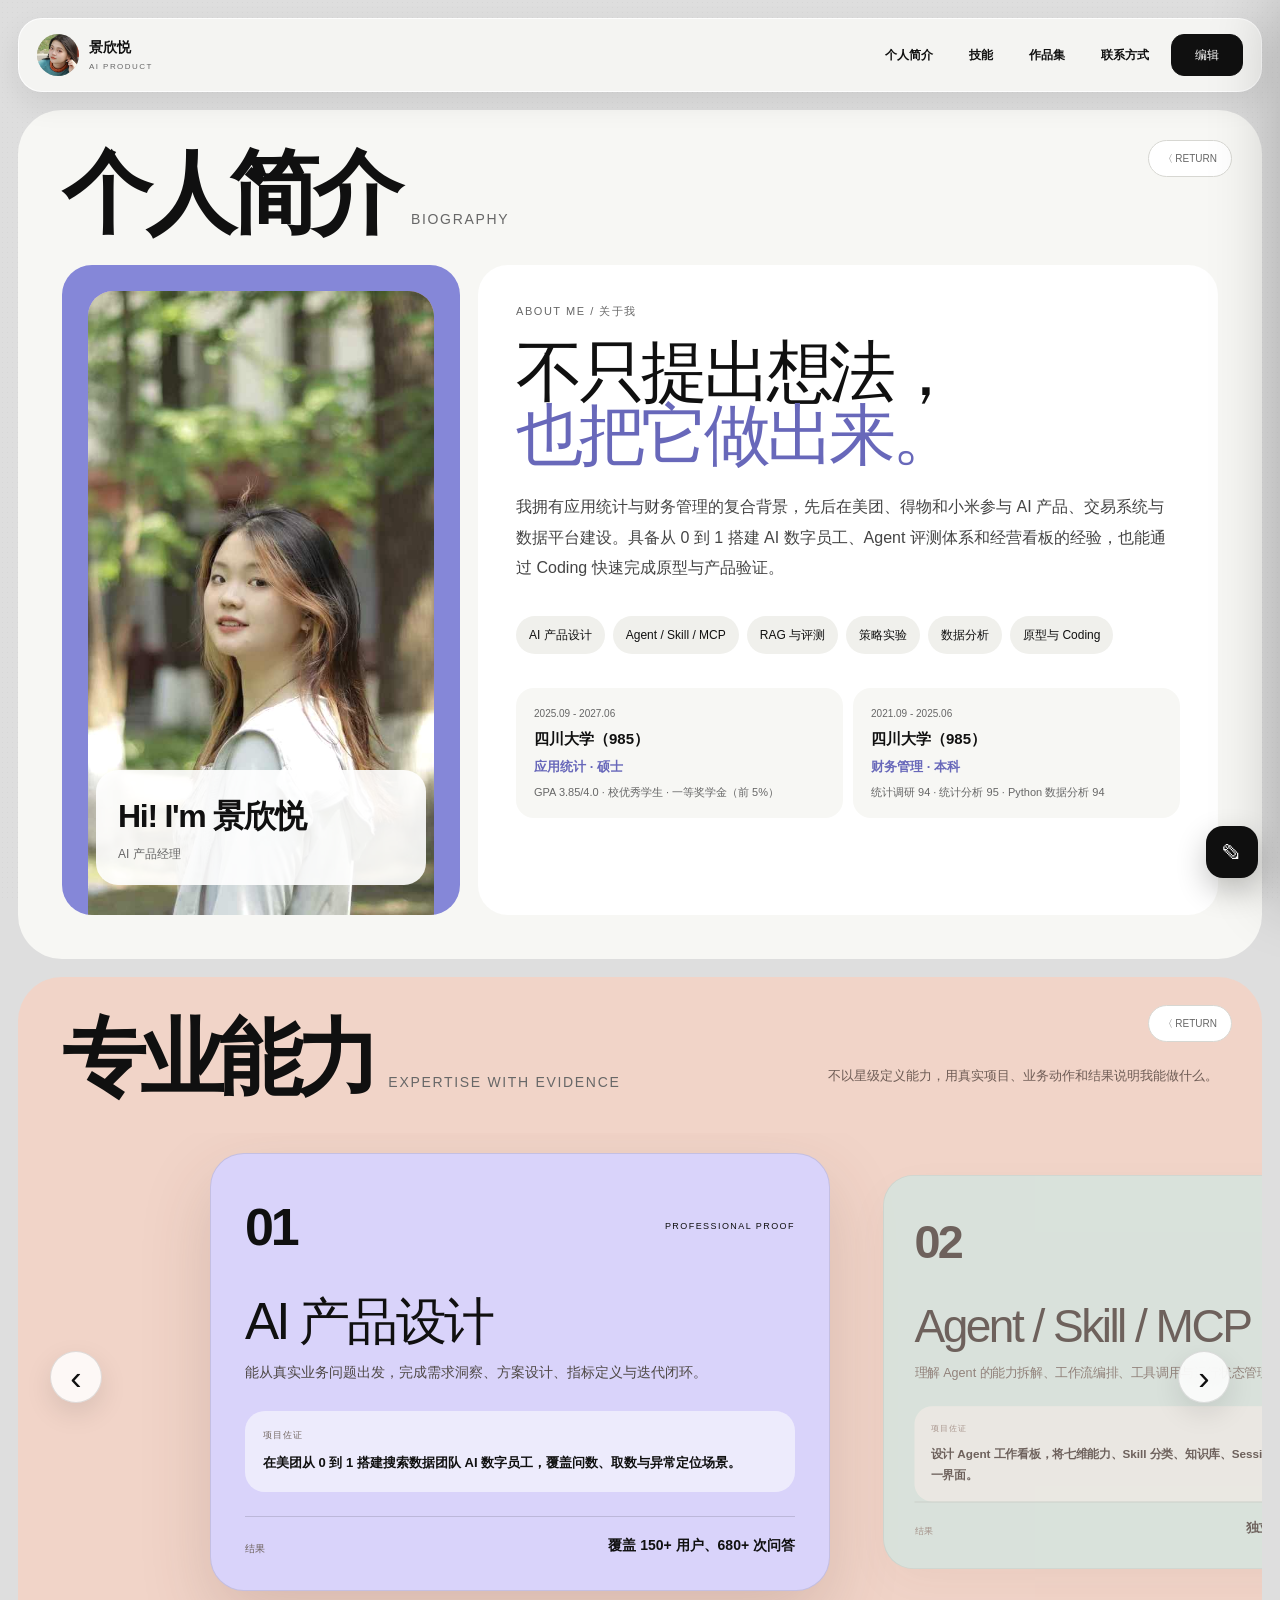
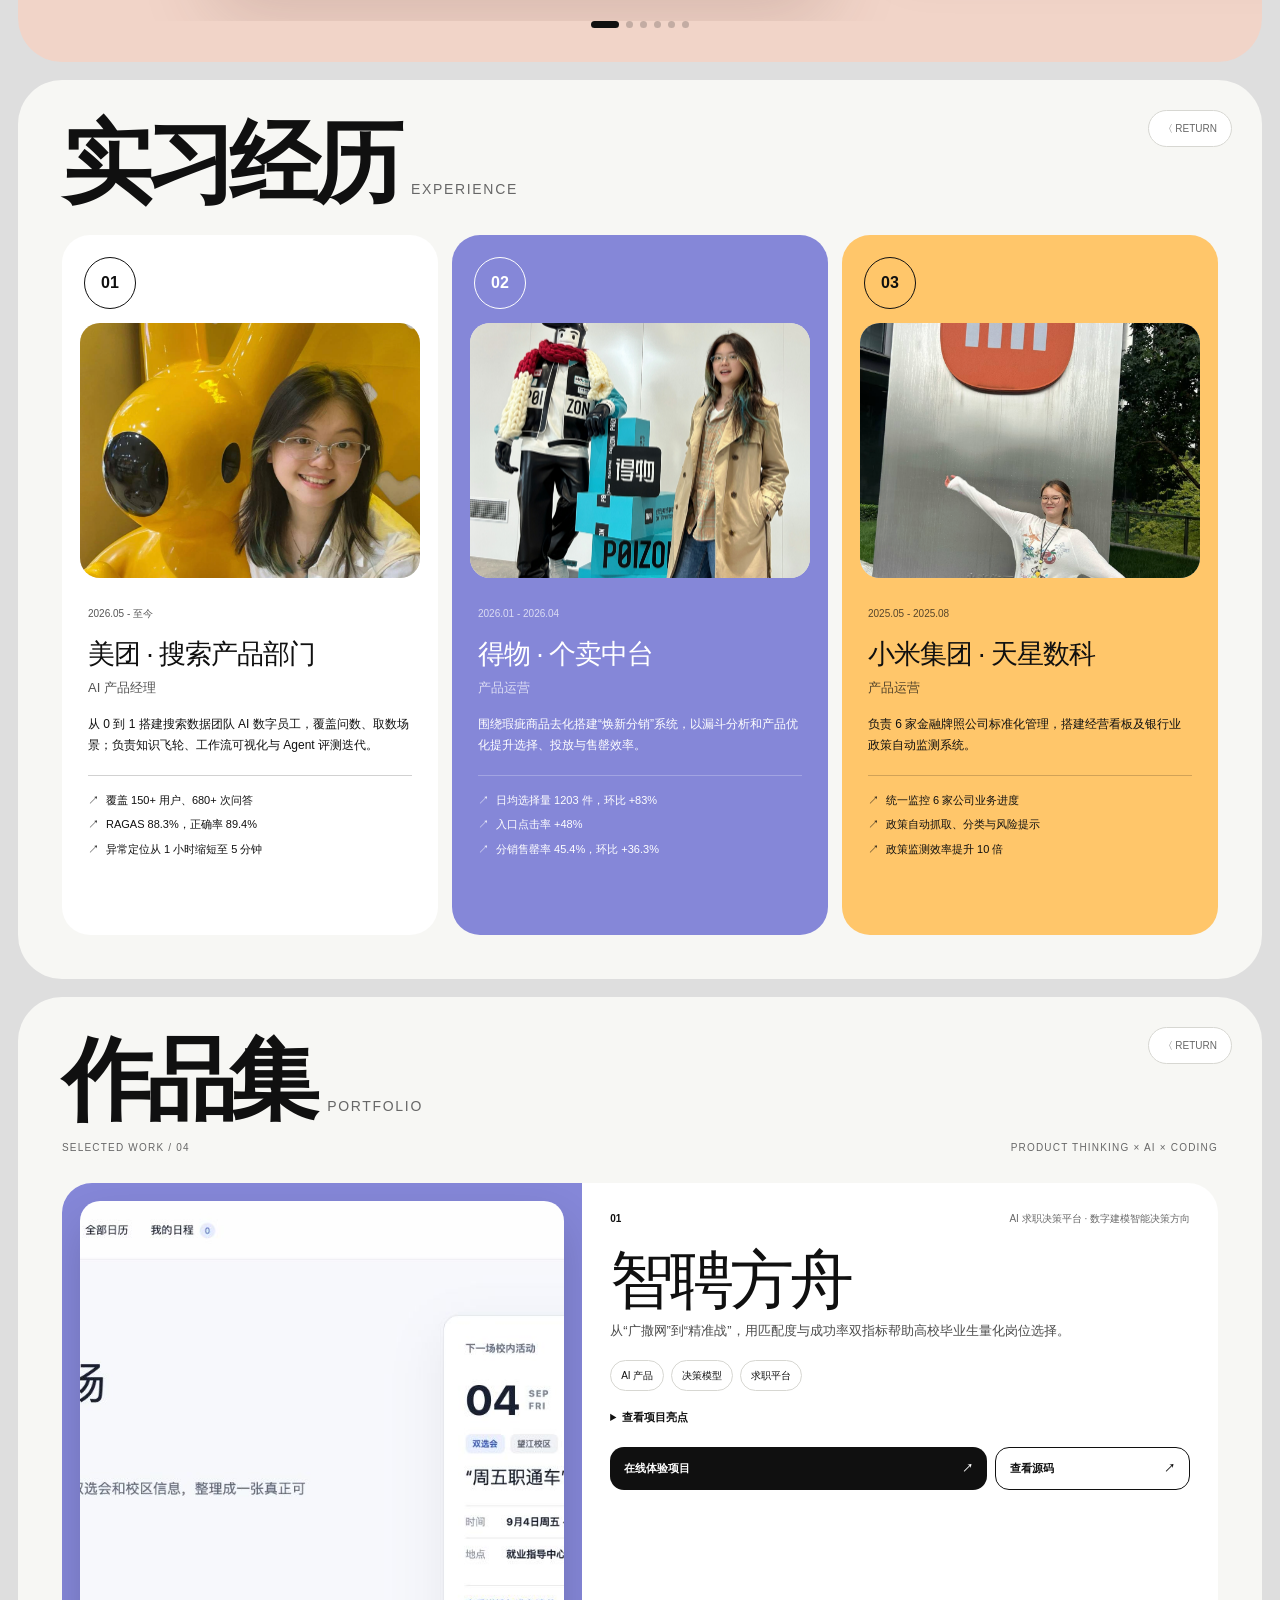
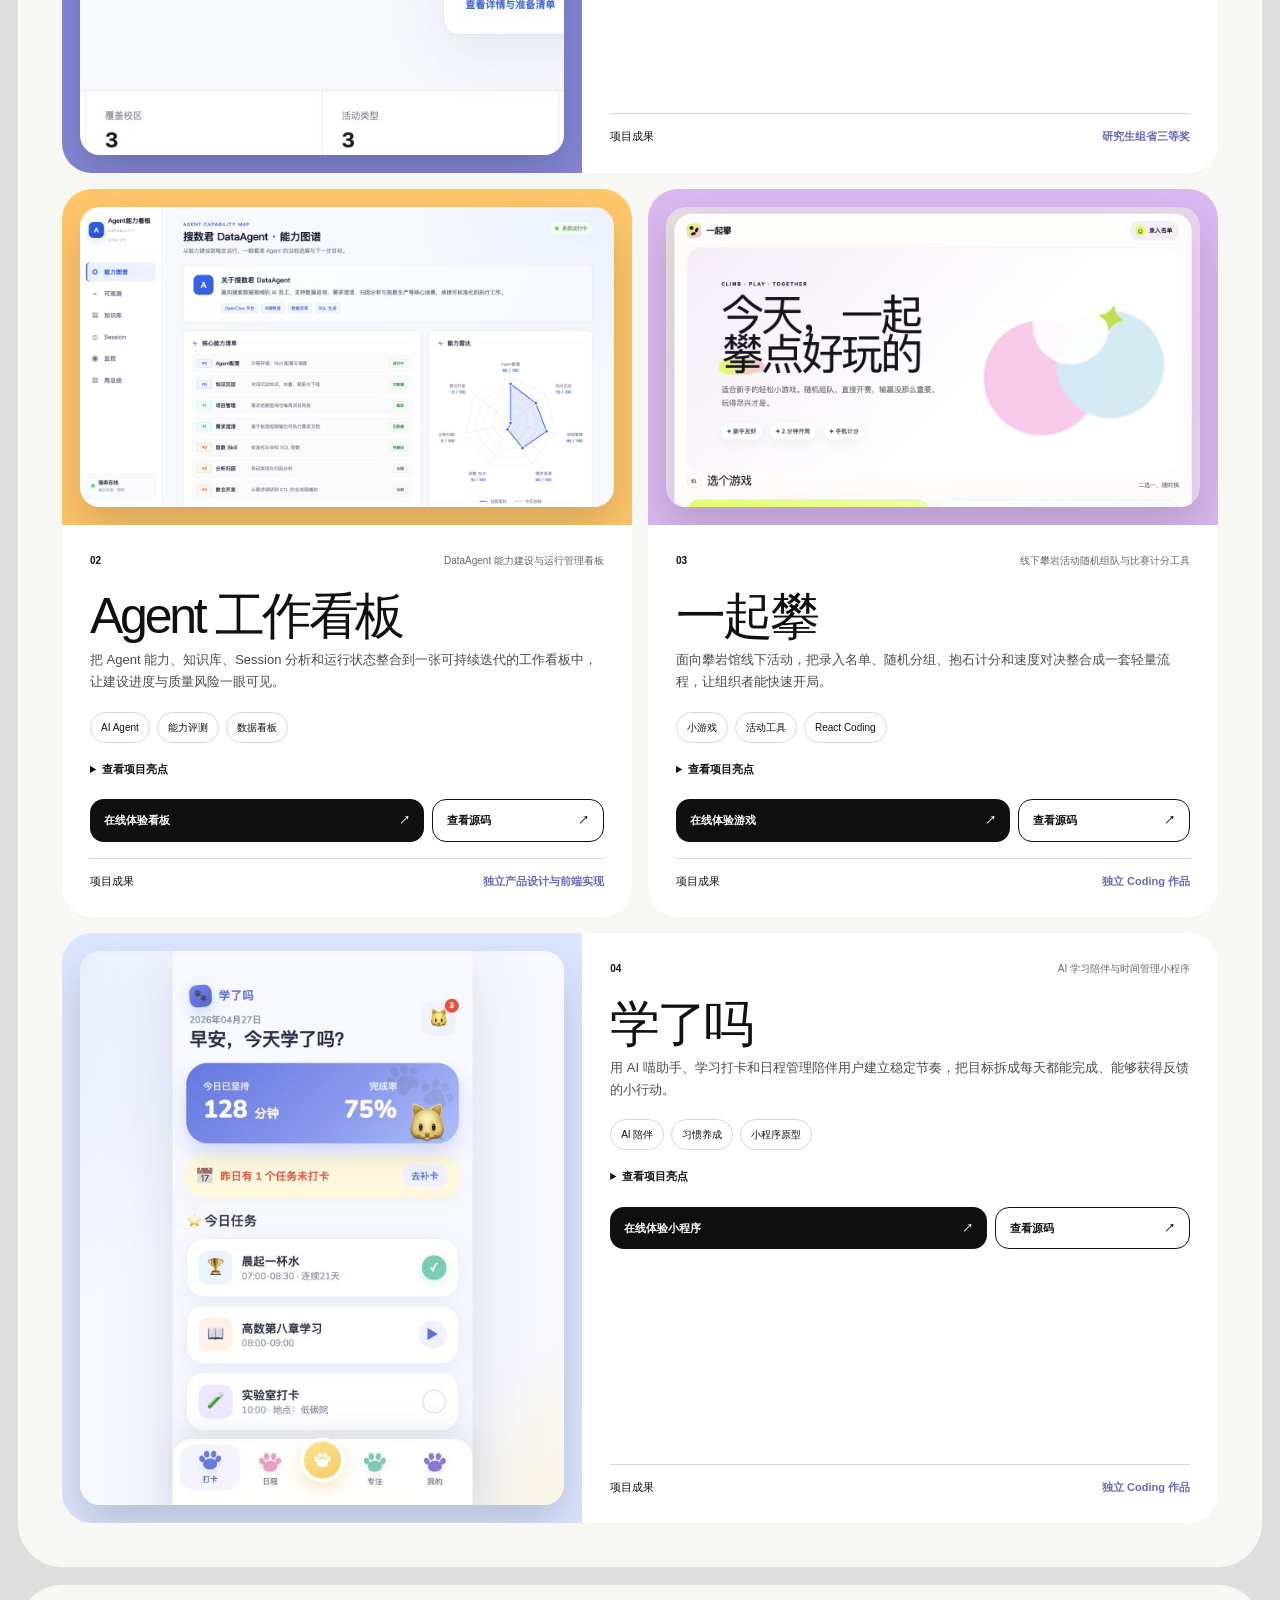
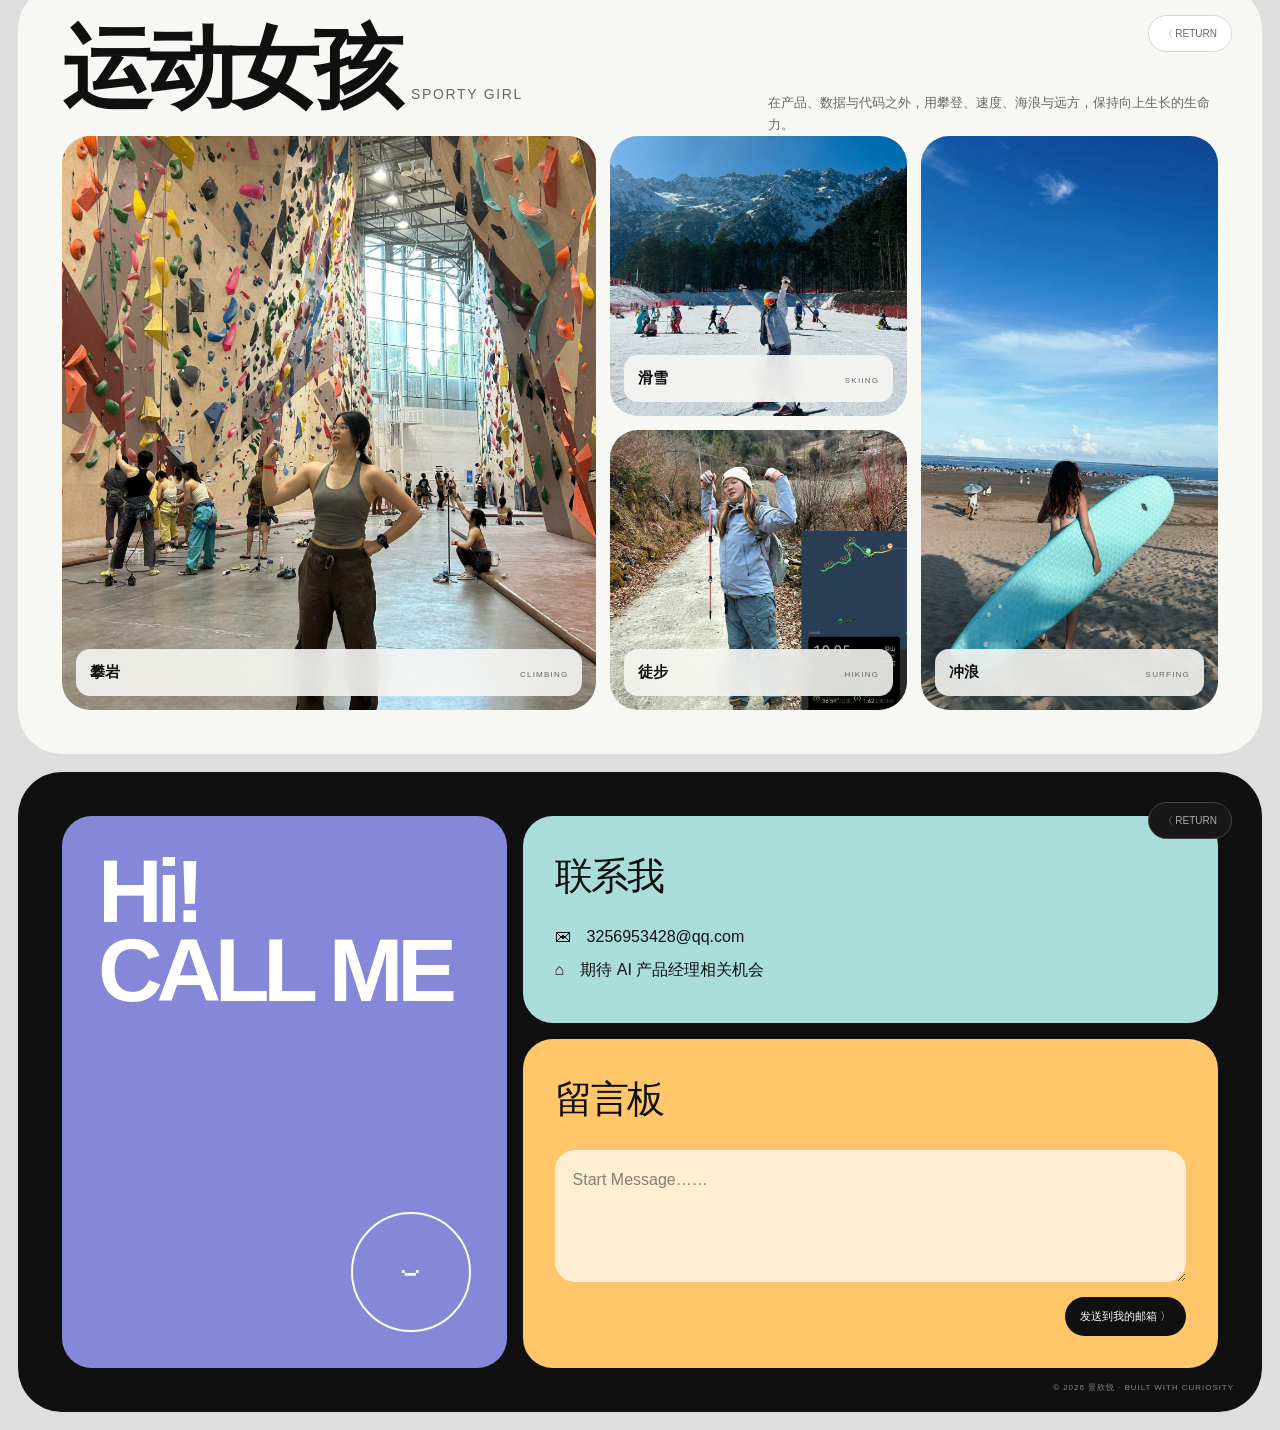
<file: index.html>
<!doctype html>
<html lang="zh-CN">
  <head>
    <meta charset="UTF-8" />
    <meta name="viewport" content="width=device-width, initial-scale=1.0" />
    <meta name="description" content="景欣悦的 AI 产品经理作品集，聚焦 AI Agent、RAG、数据决策与产品落地。" />
    <meta property="og:title" content="景欣悦｜AI 产品经理作品集" />
    <meta property="og:description" content="四川大学应用统计硕士，聚焦 AI Agent、RAG、数据决策与产品落地。" />
    <meta property="og:image" content="./og-blue.png" />
    <link rel="icon" href="./favicon.svg" />
    <title>景欣悦｜AI 产品经理作品集</title>
    <script type="module" crossorigin src="./assets/index-DvtTWdWV.js"></script>
    <link rel="stylesheet" crossorigin href="./assets/index-n8edoN6M.css">
  </head>
  <body>
    <div id="root"></div>
  </body>
</html>
</file>
<file: assets/index-n8edoN6M.css>
/*! tailwindcss v4.2.1 | MIT License | https://tailwindcss.com */
@layer theme{:root,:host{--font-sans:ui-sans-serif, system-ui, sans-serif, "Apple Color Emoji", "Segoe UI Emoji", "Segoe UI Symbol", "Noto Color Emoji";--font-mono:ui-monospace, SFMono-Regular, Menlo, Monaco, Consolas, "Liberation Mono", "Courier New", monospace;--spacing:.25rem;--default-font-family:var(--font-sans);--default-mono-font-family:var(--font-mono)}}@layer base{*,:after,:before,::backdrop{box-sizing:border-box;border:0 solid;margin:0;padding:0}::file-selector-button{box-sizing:border-box;border:0 solid;margin:0;padding:0}html,:host{-webkit-text-size-adjust:100%;tab-size:4;line-height:1.5;font-family:var(--default-font-family,ui-sans-serif, system-ui, sans-serif, "Apple Color Emoji", "Segoe UI Emoji", "Segoe UI Symbol", "Noto Color Emoji");font-feature-settings:var(--default-font-feature-settings,normal);font-variation-settings:var(--default-font-variation-settings,normal);-webkit-tap-highlight-color:transparent}hr{height:0;color:inherit;border-top-width:1px}abbr:where([title]){-webkit-text-decoration:underline dotted;text-decoration:underline dotted}h1,h2,h3,h4,h5,h6{font-size:inherit;font-weight:inherit}a{color:inherit;-webkit-text-decoration:inherit;-webkit-text-decoration:inherit;-webkit-text-decoration:inherit;-webkit-text-decoration:inherit;text-decoration:inherit}b,strong{font-weight:bolder}code,kbd,samp,pre{font-family:var(--default-mono-font-family,ui-monospace, SFMono-Regular, Menlo, Monaco, Consolas, "Liberation Mono", "Courier New", monospace);font-feature-settings:var(--default-mono-font-feature-settings,normal);font-variation-settings:var(--default-mono-font-variation-settings,normal);font-size:1em}small{font-size:80%}sub,sup{vertical-align:baseline;font-size:75%;line-height:0;position:relative}sub{bottom:-.25em}sup{top:-.5em}table{text-indent:0;border-color:inherit;border-collapse:collapse}:-moz-focusring{outline:auto}progress{vertical-align:baseline}summary{display:list-item}ol,ul,menu{list-style:none}img,svg,video,canvas,audio,iframe,embed,object{vertical-align:middle;display:block}img,video{max-width:100%;height:auto}button,input,select,optgroup,textarea{font:inherit;font-feature-settings:inherit;font-variation-settings:inherit;letter-spacing:inherit;color:inherit;opacity:1;background-color:#0000;border-radius:0}::file-selector-button{font:inherit;font-feature-settings:inherit;font-variation-settings:inherit;letter-spacing:inherit;color:inherit;opacity:1;background-color:#0000;border-radius:0}:where(select:is([multiple],[size])) optgroup{font-weight:bolder}:where(select:is([multiple],[size])) optgroup option{padding-inline-start:20px}::file-selector-button{margin-inline-end:4px}::placeholder{opacity:1}@supports (not ((-webkit-appearance:-apple-pay-button))) or (contain-intrinsic-size:1px){::placeholder{color:currentColor}@supports (color:color-mix(in lab, red, red)){::placeholder{color:color-mix(in oklab, currentcolor 50%, transparent)}}}textarea{resize:vertical}::-webkit-search-decoration{-webkit-appearance:none}::-webkit-date-and-time-value{min-height:1lh;text-align:inherit}::-webkit-datetime-edit{display:inline-flex}::-webkit-datetime-edit-fields-wrapper{padding:0}::-webkit-datetime-edit{padding-block:0}::-webkit-datetime-edit-year-field{padding-block:0}::-webkit-datetime-edit-month-field{padding-block:0}::-webkit-datetime-edit-day-field{padding-block:0}::-webkit-datetime-edit-hour-field{padding-block:0}::-webkit-datetime-edit-minute-field{padding-block:0}::-webkit-datetime-edit-second-field{padding-block:0}::-webkit-datetime-edit-millisecond-field{padding-block:0}::-webkit-datetime-edit-meridiem-field{padding-block:0}::-webkit-calendar-picker-indicator{line-height:1}:-moz-ui-invalid{box-shadow:none}button,input:where([type=button],[type=reset],[type=submit]){appearance:button}::file-selector-button{appearance:button}::-webkit-inner-spin-button{height:auto}::-webkit-outer-spin-button{height:auto}[hidden]:where(:not([hidden=until-found])){display:none!important}}@layer components;@layer utilities{.relative{position:relative}.start{inset-inline-start:var(--spacing)}.hidden{display:none}.table{display:table}.antialiased{-webkit-font-smoothing:antialiased;-moz-osx-font-smoothing:grayscale}}:root{--canvas:#dedede;--paper:#f7f7f4;--ink:#101010;--muted:#676767;--line:#d7d7d2;--purple:#8587d8;--purple-dark:#6868ba;--lilac:#d9b9f0;--aqua:#a9dddb;--yellow:#ffc66a;--blue:#416fce;--red:#f26c61}*{box-sizing:border-box}html{scroll-behavior:smooth}body{background:var(--canvas);color:var(--ink);margin:0;font-family:Arial,PingFang SC,Microsoft YaHei,sans-serif}body:before{content:"";pointer-events:none;opacity:.32;background-image:radial-gradient(#00000017 .65px,#0000 .65px);background-size:5px 5px;position:fixed;inset:0}a{color:inherit;text-decoration:none}button,input,textarea{font:inherit}button,a{-webkit-tap-highlight-color:transparent}.nav{z-index:10;-webkit-backdrop-filter:blur(18px);backdrop-filter:blur(18px);background:#f7f7f4e6;border:1px solid #fffc;border-radius:24px;justify-content:space-between;align-items:center;width:min(1480px,100% - 36px);min-height:74px;margin:18px auto 0;padding:12px 18px;display:flex;position:sticky;top:14px;box-shadow:0 12px 30px #00000014}.brand{align-items:center;gap:10px;display:flex}.brandMark{background:#d8ddd2;border-radius:50%;width:42px;height:42px;font-style:normal;display:block;overflow:hidden;box-shadow:inset 0 0 0 1px #00000014}.brandMark img{object-fit:cover;object-position:50% 23%;width:100%;height:100%;display:block;transform:scale(1.13)}.brandCopy{flex-direction:column;display:flex}.brandCopy b{font-size:14px}.brandCopy small{letter-spacing:.18em;color:var(--muted);margin-top:3px;font-size:8px}.navLinks{align-items:center;gap:8px;display:flex}.navLinks a,.edit{cursor:pointer;background:0 0;border:1px solid #0000;border-radius:13px;flex-direction:column;justify-content:center;min-height:42px;padding:8px 13px;display:flex}.navLinks a b{font-size:12px;font-weight:600}.navLinks a small{display:none}.navLinks a:hover{border-color:var(--line);background:#fff}.edit{color:#fff;background:var(--ink);border-color:var(--ink);align-items:center;min-width:72px;font-size:12px}.hero,.about,.skills,.experience,.work,.life,footer{background:var(--paper);border-radius:44px;width:min(1480px,100% - 36px);margin:18px auto;position:relative;overflow:hidden}.about,.skills,.experience,.work,.life,footer{scroll-margin-top:108px}.hero{grid-template-rows:auto 1fr auto;grid-template-columns:minmax(270px,.82fr) minmax(0,1.55fr) 220px;gap:18px;min-height:820px;padding:42px;display:grid}.doodleLine{display:none}.eyebrow{letter-spacing:.14em;text-transform:uppercase;margin:0;font-size:11px}.hero>.eyebrow{background:#fff;border-radius:999px;grid-area:1/1;align-self:start;width:max-content;padding:13px 16px}.welcome{letter-spacing:-.075em;text-align:right;grid-area:1/2/auto/4;align-self:start;margin:-16px 0 0;font-size:clamp(78px,10vw,166px);font-weight:900;line-height:.82}.heroApple{background:var(--red);border-radius:50%;width:.55em;height:.55em;margin:0 .04em .02em;display:inline-block;position:relative}.heroApple:after{content:"";background:#40794e;border-radius:100% 0;width:.18em;height:.1em;position:absolute;top:-.06em;right:.08em;transform:rotate(-25deg)}.heroStage{grid-area:2/1/auto/4;grid-template-columns:minmax(270px,.82fr) minmax(0,1.55fr) 220px;gap:18px;min-height:560px;display:grid}.heroCopy{background:var(--purple);color:#fff;border-radius:30px;flex-direction:column;grid-column:1;justify-content:flex-end;padding:34px;display:flex}.heroCopy:before{content:"AI";border:2px solid #ffffffbf;border-radius:50%;place-items:center;width:94px;height:94px;margin-bottom:auto;font-size:32px;font-weight:800;display:grid}.heroCopy p{letter-spacing:-.045em;margin:0 0 12px;font-size:clamp(28px,3.3vw,52px);line-height:1.04}.heroCopy small{opacity:.72;max-width:260px;font-size:11px;line-height:1.6}.speech{background:#fff;border-radius:30px;grid-column:2;align-self:stretch;padding:28px;font-size:0;position:relative;overflow:hidden}.speech:before{content:"";background:var(--lilac);border-radius:24px;position:absolute;inset:22px}.speech:after{content:"";filter:saturate(.9);background:url(./profile-CX_iEvuK.jpg) 50% 42%/cover no-repeat;border-radius:46% 46% 18px 18px;position:absolute;inset:40px 12% 0;box-shadow:inset 0 0 0 10px #ffffffeb}.speech i{display:none}.appleBuddy{background:var(--aqua);color:var(--ink);border-radius:30px;flex-direction:column;grid-column:3;justify-content:flex-end;align-items:flex-start;padding:24px;font-size:58px;font-weight:900;display:flex;position:relative}.appleBuddy>strong{letter-spacing:-.08em;font-size:78px;line-height:1;position:absolute;top:27px;left:25px}.appleBuddy>small{font-size:13px;font-weight:500;position:absolute;top:108px;left:28px}.appleBuddy span{font-size:18px}.appleBuddy b{font-size:20px;font-weight:400}.appleBuddy .leaf,.appleBuddy .shine{display:none}.heroBottom{background:var(--ink);color:#fff;border-radius:25px;grid-area:3/1/auto/4;grid-template-columns:1fr auto;align-items:center;gap:20px;padding:22px 26px;display:grid}.heroBottom p{max-width:960px;margin:0;font-size:14px;line-height:1.7}.continue{color:var(--ink);background:var(--yellow);border-radius:999px;padding:12px 17px;font-size:12px;font-weight:700}.slideTitle{align-items:baseline;gap:14px;margin:0 0 32px;display:flex}.slideTitle b{letter-spacing:-.07em;font-size:clamp(54px,7vw,112px);line-height:.88}.slideTitle span{color:var(--muted);text-transform:uppercase;letter-spacing:.12em;font-size:14px}.slideTitle.left{margin-bottom:28px}.returnLink{border:1px solid var(--line);color:var(--muted);text-transform:uppercase;background:#fff;border-radius:999px;padding:10px 14px;font-size:10px;position:absolute;top:30px;right:30px}.about{padding:44px}.aboutGrid{grid-template-columns:minmax(300px,.78fr) minmax(0,1.45fr);gap:18px;display:grid}.profileIllustration{background:var(--purple);border-radius:30px;min-height:650px;position:relative;overflow:hidden}.portraitFrame{background:var(--lilac);border:0;border-radius:25px 25px 0 0;padding:0;position:absolute;inset:26px 26px 0;overflow:hidden}.portraitFrame img{object-fit:cover;object-position:55% 50%;filter:saturate(.82)contrast(1.03);width:100%;height:100%;display:block}.portraitApple{display:none}.profileBubble{z-index:2;letter-spacing:-.04em;background:#ffffffe6;border-radius:22px;padding:22px;font-size:32px;font-weight:800;position:absolute;bottom:30px;left:34px;right:34px}.profileBubble small{color:var(--muted);letter-spacing:0;margin-top:5px;font-size:12px;font-weight:500;display:block}.aboutCard{background:#fff;border-radius:30px;padding:38px}.aboutCard .eyebrow{color:var(--muted)}.aboutCard h2{letter-spacing:-.065em;margin:22px 0 26px;font-size:clamp(44px,5.2vw,82px);line-height:.94}.aboutCard h2 span{color:var(--purple-dark)}.aboutCard>p:last-of-type{color:#444;max-width:850px;font-size:16px;line-height:1.9}.capabilities{flex-wrap:wrap;gap:8px;margin-top:32px;display:flex}.capabilities span{background:#f0f0ec;border-radius:999px;padding:10px 13px;font-size:12px}.educationList{grid-template-columns:1fr 1fr;gap:10px;margin-top:34px;display:grid}.educationList>div{background:var(--paper);border-radius:18px;gap:7px;padding:18px;display:grid}.educationList span{color:var(--muted);font-size:10px}.educationList b{font-size:15px}.educationList strong{color:var(--purple-dark);font-size:13px}.educationList small{color:var(--muted);font-size:11px;line-height:1.5}.skills{background:#f1d4c8;padding:44px 0 34px}.skillsHeading{justify-content:space-between;align-items:end;gap:24px;padding:0 44px;display:flex}.skillsHeading .slideTitle{margin:0}.skillsHeading .slideTitle b{font-size:clamp(48px,6.6vw,100px)}.skillsHeading>p{color:#6e5c55;max-width:440px;margin:0 0 8px;font-size:13px;line-height:1.7}.skillCarousel{margin-top:38px;position:relative}.skillTrack{scroll-snap-type:x mandatory;scrollbar-width:none;gap:22px;padding:20px max(15vw,120px) 30px;display:flex;overflow-x:auto}.skillTrack::-webkit-scrollbar{display:none}.skillProof{scroll-snap-align:center;opacity:.58;cursor:pointer;background:#f8eee9;border:1px solid #1010101a;border-radius:34px;flex-direction:column;min-width:min(620px,68vw);min-height:410px;padding:34px;transition:all .35s;display:flex;transform:scale(.9);box-shadow:0 18px 50px #5b382d14}.skillProof.active{opacity:1;transform:scale(1);box-shadow:0 28px 70px #5b382d2b}.skillProof.purple{background:#d9d3fa}.skillProof.aqua{background:#c9ece9}.skillProof.yellow{background:#ffe2a9}.skillProof.orange{background:#f8bea1}.skillProof.blue{background:#cadcf8}.skillProof.lilac{background:#e7cef3}.skillProofTop{justify-content:space-between;align-items:center;display:flex}.skillProofTop>span{letter-spacing:-.06em;font-size:52px;font-weight:900}.skillProofTop small{letter-spacing:.16em;font-size:9px}.skillProof h2{letter-spacing:-.055em;margin:32px 0 14px;font-size:clamp(34px,4vw,58px);line-height:.95}.skillProof>p{color:#4e4845;max-width:520px;margin:0;font-size:14px;line-height:1.7}.proofBox{background:#ffffff8c;border-radius:20px;margin-top:26px;padding:18px}.proofBox small{color:#766a65;letter-spacing:.12em;margin-bottom:8px;font-size:9px;display:block}.proofBox strong{font-size:13px;line-height:1.7}.proofResult{border-top:1px solid #10101024;justify-content:space-between;align-items:end;gap:20px;margin-top:auto;padding-top:18px;display:flex}.proofResult span{color:#6e625d;font-size:10px}.proofResult b{text-align:right;max-width:76%;font-size:14px}.skillArrow{z-index:2;width:52px;height:52px;color:var(--ink);cursor:pointer;-webkit-backdrop-filter:blur(12px);backdrop-filter:blur(12px);background:#ffffffd6;border:1px solid #10101021;border-radius:50%;place-items:center;font-size:34px;line-height:1;display:grid;position:absolute;top:50%;transform:translateY(-50%);box-shadow:0 10px 28px #0000001a}.skillArrow.prev{left:32px}.skillArrow.next{right:32px}.skillDots{justify-content:center;gap:7px;display:flex}.skillDots button{cursor:pointer;background:#10101033;border:0;border-radius:999px;width:7px;height:7px;padding:0;transition:all .2s}.skillDots button.active{background:var(--ink);width:28px}.skills>.returnLink{top:28px}.experience{padding:44px}.experienceList{grid-template-columns:repeat(3,1fr);gap:14px;display:grid}.experienceList article{background:#fff;border-radius:28px;flex-direction:column;min-height:700px;padding:18px;display:flex}.experienceList article:nth-child(2){background:var(--purple);color:#fff}.experienceList article:nth-child(3){background:var(--yellow)}.experienceNo{border:1px solid;border-radius:50%;place-items:center;width:52px;height:52px;margin:4px 0 14px 4px;font-weight:800;display:grid}.experiencePhoto{aspect-ratio:4/3;background:#e9e9e5;border-radius:20px;width:100%;overflow:hidden}.experiencePhoto img{object-fit:cover;object-position:center 40%;width:100%;height:100%;display:block}.experienceList article:nth-child(2) .experiencePhoto img{object-position:center 31%}.experienceList article:nth-child(3) .experiencePhoto img{object-position:center 47%}.experienceMain{margin-top:22px;padding:0 8px}.experienceMain>span{opacity:.7;font-size:10px}.experienceMain h2{letter-spacing:-.04em;margin:10px 0 3px;font-size:27px}.experienceMain h3{opacity:.72;margin:0 0 17px;font-size:13px;font-weight:500}.experienceMain p{margin:0;font-size:12px;line-height:1.7}.experienceList ul{border-top:1px solid #0000002e;gap:8px;margin:20px 8px 6px;padding:16px 0 0;font-size:11px;list-style:none;display:grid}.experienceList article:nth-child(2) ul{border-color:#ffffff3d}.experienceList li:before{content:"↗";margin-right:7px}.work{padding:44px}.work .sectionHead{color:var(--muted);letter-spacing:.12em;justify-content:space-between;margin:-12px 0 28px;font-size:10px;display:flex}.projectList{grid-template-columns:repeat(2,minmax(0,1fr));gap:16px;display:grid}.projectCard{background:#fff;border-radius:30px;flex-direction:column;min-height:620px;display:flex;overflow:hidden}.projectCard:first-child,.projectCard:nth-child(4){grid-column:1/-1;grid-template-columns:.9fr 1.1fr;min-height:590px;display:grid}.visualPanel{background:var(--aqua);place-items:center;min-height:300px;padding:18px;display:grid;overflow:hidden}.projectCard:first-child .visualPanel{background:var(--purple);min-height:100%}.projectCard:nth-child(2) .visualPanel{background:var(--yellow)}.projectCard:nth-child(3) .visualPanel{background:var(--lilac)}.projectCard:nth-child(4) .visualPanel{background:#dce5ff;min-height:100%}.projectImage{object-fit:cover;object-position:center top;border-radius:20px;width:100%;height:100%;min-height:300px;display:block;box-shadow:0 22px 45px #00000029}.projectCard:first-child .projectImage,.projectCard:nth-child(4) .projectImage{min-height:500px}.projectPlaceholder{font-size:32px;font-weight:900}.projectCopy{flex-direction:column;padding:28px;display:flex}.projectMeta{color:var(--muted);justify-content:space-between;gap:12px;font-size:10px;display:flex}.projectMeta span:first-child{color:var(--ink);font-weight:800}.projectCard h2{letter-spacing:-.065em;margin:26px 0 10px;font-size:clamp(42px,5vw,78px);line-height:.9}.projectCard:not(:first-child) h2{font-size:50px}.lead{color:#4c4c4c;margin:0 0 18px;font-size:13px;line-height:1.7}.tags{flex-wrap:wrap;gap:7px;display:flex}.tags span{border:1px solid var(--line);border-radius:999px;padding:7px 10px;font-size:10px}.projectCard details{margin:18px 0;font-size:11px}.projectCard summary{cursor:pointer;font-weight:700}.projectCopy ul{color:var(--muted);gap:7px;padding:12px 0 0;line-height:1.5;list-style:none;display:grid}.projectCopy li:before{content:"↗";color:var(--purple-dark);margin-right:7px}.projectActions{grid-template-columns:minmax(0,1.55fr) minmax(92px,.8fr);gap:8px;margin:4px 0 16px;display:grid}.liveProject,.sourceProject{border-radius:14px;justify-content:space-between;align-items:center;padding:12px 14px;font-size:11px;font-weight:700;display:flex}.liveProject{background:var(--ink);color:#fff}.liveProject:hover{background:var(--purple-dark)}.sourceProject{border:1px solid var(--ink);color:var(--ink);background:#ffffff73}.sourceProject:hover{color:var(--purple-dark);border-color:var(--purple-dark)}.outcome{border-top:1px solid var(--line);justify-content:space-between;margin-top:auto;padding-top:14px;font-size:11px;display:flex}.outcome b{color:var(--purple-dark)}.metricMockup{background:#fff;border-radius:26px;width:min(430px,100%);padding:30px;transform:rotate(1deg);box-shadow:0 30px 65px #0000002e}.metricMockup p{color:var(--muted);letter-spacing:.12em;margin:0;font-size:10px}.metricMockup strong{margin:15px 0 30px;font-size:24px;display:block}.score{align-items:baseline;display:flex}.score span{margin-right:auto;font-size:12px}.score b{letter-spacing:-.08em;font-size:72px}.score i{font-style:normal}.bar{background:#ddd;border-radius:999px;height:7px;overflow:hidden}.bar span{background:var(--purple-dark);width:92%;height:100%;display:block}.probability{border-top:1px solid var(--line);justify-content:space-between;margin-top:25px;padding-top:16px;display:flex}.metricMockup small{color:var(--muted);margin-top:7px;font-size:9px;display:block}.phoneMockup{border:6px solid var(--ink);text-align:center;background:#fff;border-radius:32px;width:220px;min-height:390px;padding:18px;transform:rotate(-3deg);box-shadow:0 25px 50px #0000002e}.phoneTop{justify-content:space-between;font-size:9px;display:flex}.phoneTop i{font-style:normal}.phoneMockup>p{margin-top:30px;font-size:11px}.catFace{border:2px solid var(--ink);background:var(--yellow);border-radius:45%;place-items:center;width:90px;height:90px;margin:20px auto;font-weight:800;display:grid}.phoneMockup strong{font-size:14px}.streak{margin:10px 0 30px;font-size:25px;font-weight:800}.phoneMockup button{background:var(--ink);color:#fff;border:0;border-radius:13px;width:100%;padding:11px;font-size:10px}.gameMockup{border:4px solid var(--ink);width:min(430px,90%);height:340px;box-shadow:12px 12px 0 var(--ink);background:#fff;border-radius:25px;flex-direction:column;justify-content:flex-end;align-items:center;padding:28px;display:flex;position:relative}.summit{color:var(--red);font-size:54px;position:absolute;top:28px}.route{border-left:3px dashed var(--ink);flex-direction:column-reverse;justify-content:space-around;height:110px;display:flex;position:absolute;top:100px}.route span{border:2px solid var(--ink);background:var(--aqua);border-radius:50%;place-items:center;width:27px;height:27px;margin-left:-15px;font-size:10px;display:grid}.carouselDots{display:none}.life{padding:44px}.lifeHeading{justify-content:space-between;align-items:end;gap:30px;display:flex}.lifeHeading>p{max-width:450px;color:var(--muted);font-size:13px;line-height:1.7}.lifeGrid{grid-template-rows:280px 280px;grid-template-columns:1.35fr .75fr .75fr;gap:14px;display:grid}.lifeCard{background:#fff;border-radius:28px;margin:0;position:relative;overflow:hidden}.lifeCard.featured{grid-row:1/3}.lifeCard:nth-child(3){grid-area:1/3/3}.lifeCard:nth-child(4){grid-column:2}.lifeCard img{object-fit:cover;width:100%;height:100%;transition:all .45s;display:block}.lifeCard:hover img{transform:scale(1.035)}.lifeCard figcaption{-webkit-backdrop-filter:blur(12px);backdrop-filter:blur(12px);background:#f7f7f4e0;border-radius:14px;justify-content:space-between;align-items:baseline;padding:12px 14px;display:flex;position:absolute;bottom:14px;left:14px;right:14px}.lifeCard figcaption b{font-size:15px}.lifeCard figcaption span{color:var(--muted);letter-spacing:.15em;font-size:8px}.lifeApple{display:none}footer{background:var(--ink);color:#fff;grid-template-columns:.78fr 1.22fr;gap:16px;min-height:640px;padding:44px;display:grid}.contactIntro{background:var(--purple);border-radius:30px;flex-direction:column;justify-content:space-between;padding:36px;display:flex}.contactIntro>p{letter-spacing:-.07em;margin:0;font-size:clamp(56px,7vw,108px);font-weight:900;line-height:.88}.contactApple{border:2px solid #fff;border-radius:50%;place-items:center;width:120px;height:120px;margin-left:auto;display:grid}.contactApple i{display:none}.contactApple span{font-size:45px}.contactPanels{grid-template-rows:.72fr 1.28fr;gap:16px;display:grid}.contactCard,.messageCard{color:var(--ink);border-radius:30px;padding:32px}.contactCard{background:var(--aqua)}.messageCard{background:var(--yellow);display:grid}.contactCard h2,.messageCard h2{letter-spacing:-.045em;margin:0 0 20px;font-size:38px}.contactCard p{margin:9px 0}.messageCard textarea{resize:vertical;background:#ffffffb3;border:0;border-radius:20px;min-height:130px;padding:18px}.messageCard a{background:var(--ink);color:#fff;border-radius:999px;place-self:end;margin-top:14px;padding:11px 15px;font-size:11px}.copyright{color:#888;letter-spacing:.12em;font-size:8px;position:absolute;bottom:18px;right:28px}footer .returnLink{color:#aaa;background:#181818;border-color:#444}.floatingEdit{z-index:12;background:var(--ink);color:#fff;cursor:pointer;border:0;border-radius:17px;width:52px;height:52px;font-size:20px;position:fixed;bottom:22px;right:22px;box-shadow:0 12px 30px #0000003d}.editorOverlay{z-index:19;opacity:0;pointer-events:none;background:#0000006b;transition:all .25s;position:fixed;inset:0}.editorOverlay.open{opacity:1;pointer-events:auto}.editor{z-index:20;background:var(--paper);width:min(520px,100vw);color:var(--ink);padding:30px;transition:all .3s;position:fixed;top:0;bottom:0;right:0;overflow:auto;transform:translate(102%);box-shadow:-20px 0 60px #0003}.editor.open{transform:none}.editorHead{z-index:2;border-bottom:1px solid var(--line);background:var(--paper);justify-content:space-between;align-items:start;padding:30px 0 18px;display:flex;position:sticky;top:-30px}.editorHead span{letter-spacing:.15em;font-size:9px}.editorHead h3{margin:6px 0 0;font-size:28px}.editorHead button{cursor:pointer;background:0 0;border:0;font-size:36px}.saveState{min-height:18px;color:var(--muted);font-size:11px}.editorSection{border-bottom:1px solid var(--line);gap:14px;padding:22px 0;display:grid}.editorSection h4{margin:0}.editorSection label{color:var(--muted);gap:6px;font-size:11px;display:grid}.editorSection input,.editorSection textarea{resize:vertical;border:1px solid var(--line);width:100%;color:var(--ink);background:#fff;border-radius:11px;padding:11px 12px;line-height:1.45}.editorSection input:focus,.editorSection textarea:focus{outline:2px solid var(--purple)}.editorTitle{justify-content:space-between;display:flex}.editorTitle button{color:#b73737;cursor:pointer;background:0 0;border:0}.addProject{border:1px dashed var(--muted);cursor:pointer;background:0 0;border-radius:13px;width:100%;margin:20px 0;padding:14px}.dataTools{grid-template-columns:1fr 1fr;gap:8px;padding-bottom:40px;display:grid}.dataTools button{border:1px solid var(--ink);cursor:pointer;background:0 0;border-radius:10px;padding:11px}.dataTools .danger{color:#b73737;border-color:#b73737;grid-column:1/-1}@media (width<=1100px){.hero{grid-template-columns:1fr 1fr}.hero>.eyebrow{grid-column:1}.welcome{text-align:left;grid-area:2/1/auto/3}.heroStage{grid-area:3/1/auto/3;grid-template-columns:1fr 1fr}.heroCopy{grid-column:1}.speech{grid-column:2}.appleBuddy{grid-column:1/3;min-height:190px}.heroBottom{grid-area:4/1/auto/3}.aboutGrid,footer{grid-template-columns:1fr}.profileIllustration{min-height:560px}.skillsHeading{flex-direction:column;align-items:start}.skillProof{min-width:min(620px,76vw)}.experienceList{grid-template-columns:1fr}.experienceList article{min-height:340px}.projectCard:first-child,.projectCard:nth-child(4){grid-template-columns:1fr}.projectCard:first-child .visualPanel,.projectCard:nth-child(4) .visualPanel{min-height:420px}.lifeGrid{grid-template-rows:420px 280px 340px;grid-template-columns:1fr 1fr}.lifeCard.featured{grid-area:1/1/auto/3}.lifeCard:nth-child(3){grid-area:2/2}.lifeCard:nth-child(4){grid-area:3/1/auto/3}}@media (width<=720px){.nav{width:calc(100% - 20px);margin-top:10px;top:8px}.brandCopy{display:none}.navLinks{gap:4px}.navLinks a{display:none}.edit{min-width:62px}.hero,.about,.experience,.work,.life,footer{border-radius:28px;width:calc(100% - 20px);margin:10px auto;padding:22px}.skills{border-radius:28px;width:calc(100% - 20px);margin:10px auto;padding:28px 0 24px}.hero{min-height:auto;display:block}.hero>.eyebrow{margin-bottom:35px}.welcome{margin:0 0 24px;font-size:22vw}.heroStage{grid-template-columns:1fr;min-height:auto;display:grid}.heroCopy,.speech,.appleBuddy{grid-column:1;min-height:330px}.speech{min-height:460px}.appleBuddy{min-height:180px}.heroBottom{grid-template-columns:1fr;margin-top:18px}.continue{width:max-content}.slideTitle{display:block}.slideTitle b{font-size:54px}.slideTitle span{margin-top:8px;display:block}.returnLink{display:none}.aboutGrid{grid-template-columns:1fr}.profileIllustration{min-height:510px}.aboutCard{padding:24px}.aboutCard h2{font-size:46px}.educationList{grid-template-columns:1fr}.skillsHeading{padding:0 22px}.skillsHeading .slideTitle b{font-size:50px}.skillsHeading>p{font-size:12px}.skillTrack{gap:12px;padding:12px 11vw 24px}.skillProof{border-radius:26px;min-width:78vw;min-height:440px;padding:24px}.skillProofTop>span{font-size:42px}.skillProof h2{margin-top:28px;font-size:38px}.skillArrow{width:42px;height:42px;font-size:28px}.skillArrow.prev{left:10px}.skillArrow.next{right:10px}.experienceList article{min-height:390px}.projectList{grid-template-columns:1fr}.projectCard:first-child,.projectCard:nth-child(4){grid-column:1}.projectCard{min-height:auto}.projectCard h2,.projectCard:not(:first-child) h2{font-size:48px}.projectCard:first-child .visualPanel,.projectCard:nth-child(4) .visualPanel{min-height:320px}.projectCard:first-child .projectImage,.projectCard:nth-child(4) .projectImage{min-height:280px}.lifeHeading{display:block}.lifeHeading>p{margin-bottom:22px}.lifeGrid{grid-template-rows:repeat(4,360px);grid-template-columns:1fr}.lifeCard.featured,.lifeCard:nth-child(3),.lifeCard:nth-child(4){grid-area:auto/1}footer{min-height:auto}.contactIntro{min-height:430px}.contactPanels{grid-template-rows:auto auto}.contactCard,.messageCard{padding:24px}.copyright{display:none}}@media (prefers-reduced-motion:reduce){html{scroll-behavior:auto}*{transition:none!important}}
</file>
